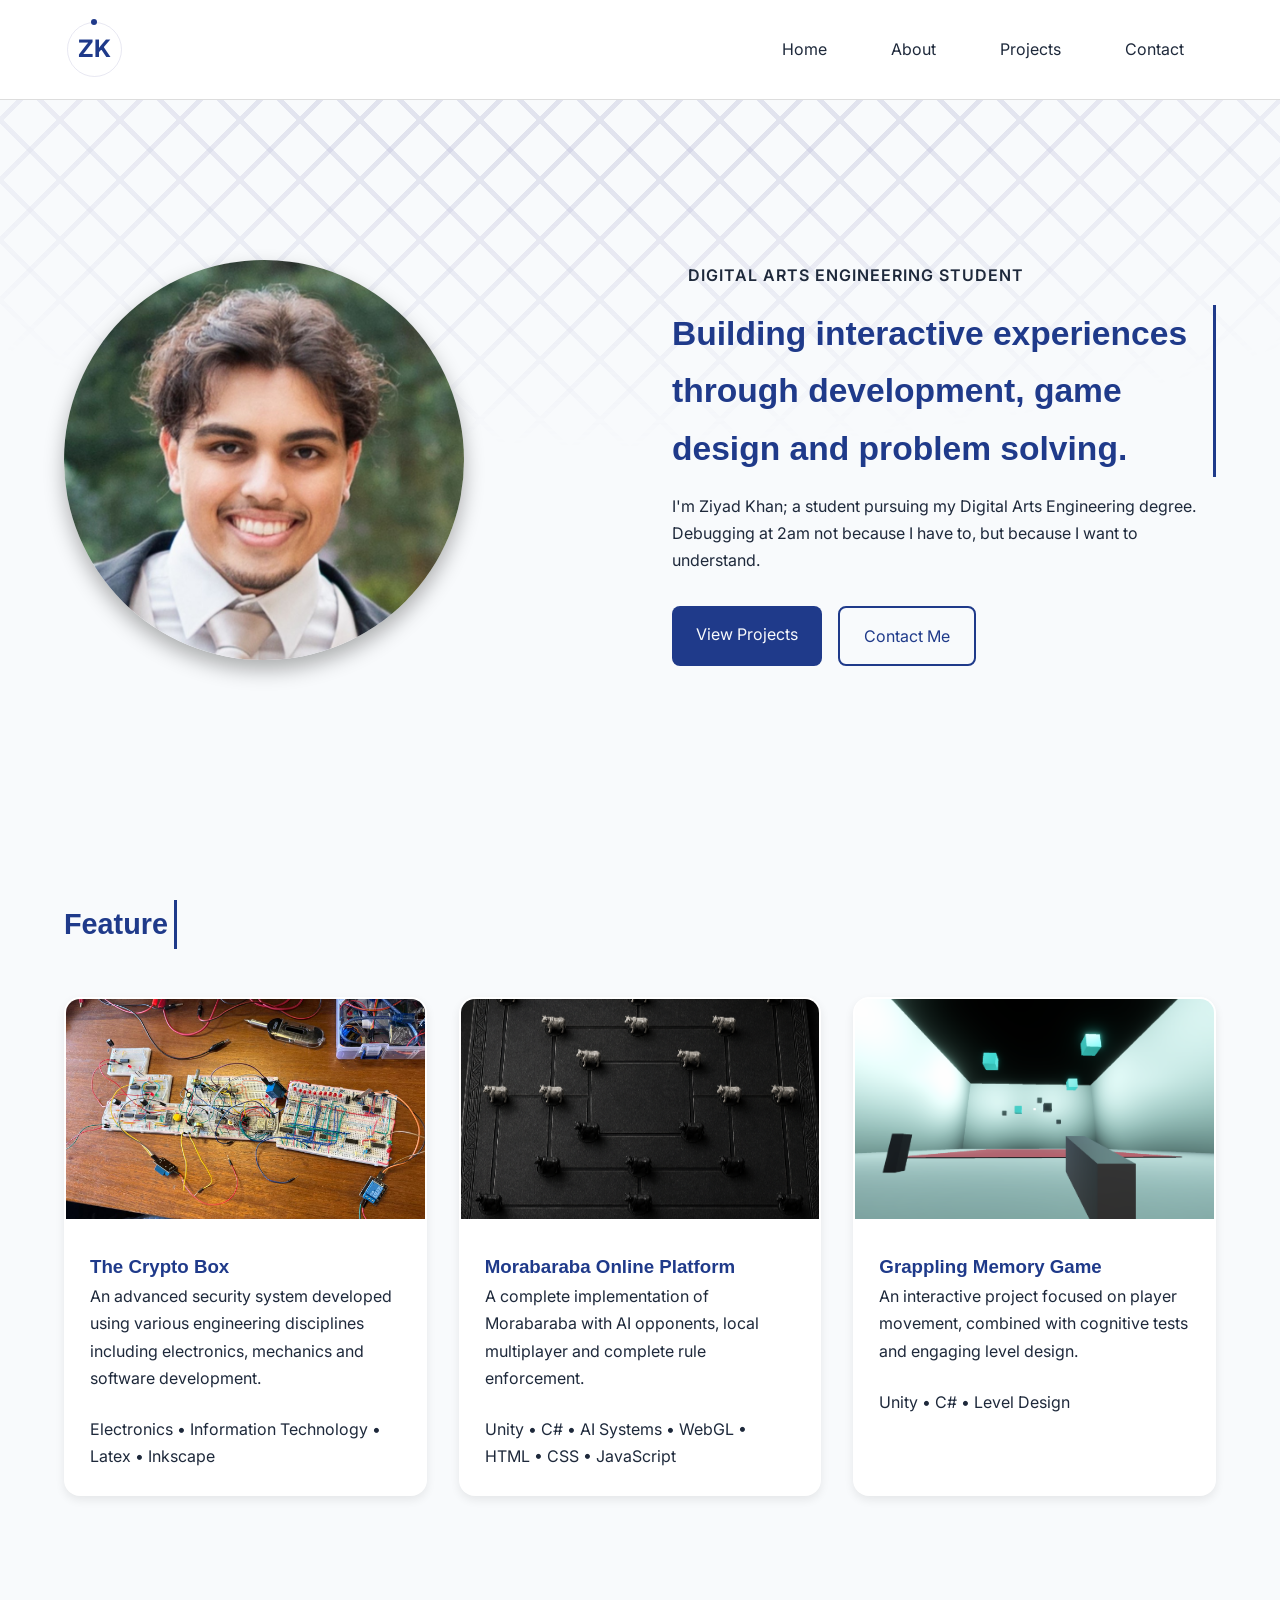
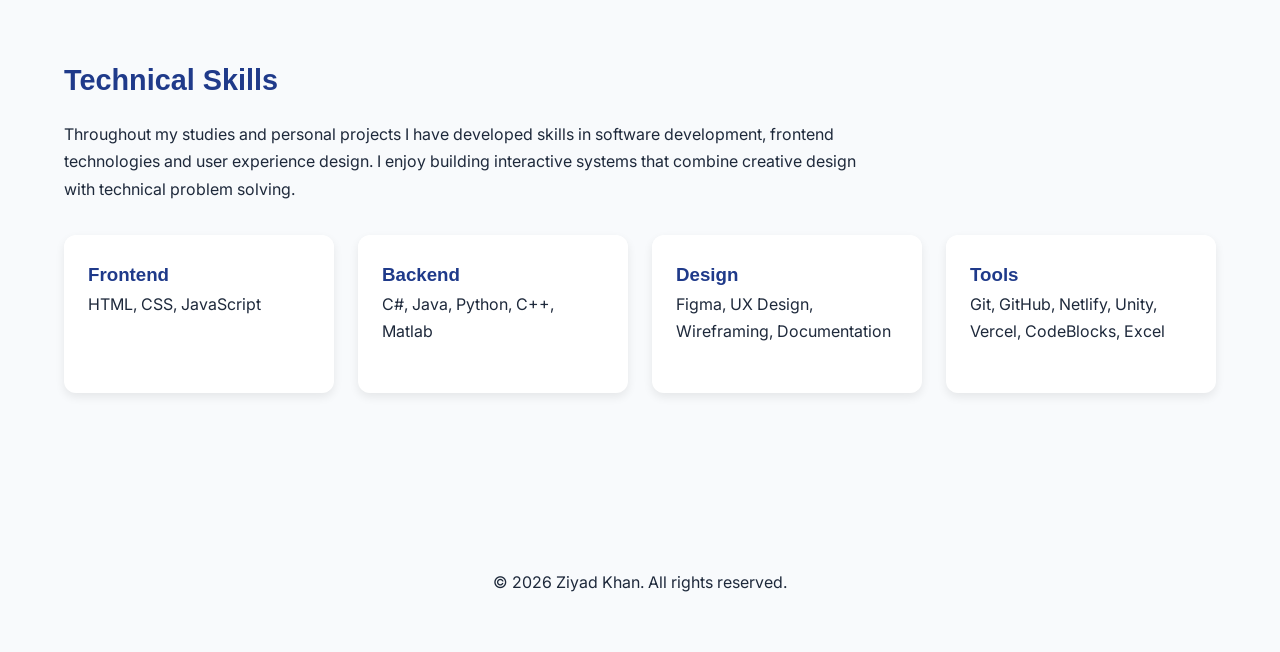
<file: index.html>
<!DOCTYPE html>

<html lang="en">
<head>

    <!-- Character encoding and responsive viewport settings -->
    <meta charset="UTF-8">
    <meta name="viewport" content="width=device-width, initial-scale=1.0">

    <!-- Browser tab title -->
    <title>Ziyad Khan | Portfolio</title>

    <!-- Main stylesheet -->
    <link rel="stylesheet" href="css/style.css">

    <!-- Google Fonts -->
    <link rel="preconnect" href="https://fonts.googleapis.com">
    <link href="https://fonts.googleapis.com/css2?family=Inter:wght@300;400;500;600;700&family=Poppins:wght@500;600;700&display=swap" rel="stylesheet">

    <!-- JavaScript files -->
    <script src="js/typing.js" defer></script>
    <script src="js/nav.js" defer></script>
    <script src="js/scroll-reveal.js" defer></script>

</head>

<body>

<!-- Navigation injected dynamically using JavaScript -->
<header id="navbar"></header>

<main>

    <!-- Hero section introducing the portfolio owner -->
    <section class="hero">

        <div class="container hero-layout">

            <!-- Profile image -->
            <div class="hero-image">

                <img src="assets/images/profile1.jpeg"
                    alt="Ziyad Khan">

            </div>

            <!-- Hero content and call-to-action buttons -->
            <div class="hero-content">

                <p class="hero-tag reveal-up">
                    Digital Arts Engineering Student
                </p>

                <h1 class="reveal-up">
                    Building interactive experiences through
                    development, game design and problem solving.
                </h1>

                <p class="hero-description reveal-up">
                    I'm Ziyad Khan; a student pursuing my Digital Arts Engineering degree. Debugging at 2am not because I have to, but because I want to understand.
                </p>

                <div class="hero-buttons reveal-up">

                    <a href="projects.html" class="btn-primary">
                        View Projects
                    </a>

                    <a href="contact.html" class="btn-secondary">
                        Contact Me
                    </a>

                </div>

            </div>

        </div>

    </section>

    <!-- Featured projects preview section -->
    <section class="featured-projects reveal-up">

        <div class="container">

            <!-- Animated section heading -->
            <h2 class="typing-heading" data-text="Featured Projects"></h2>

            <!-- Project cards -->
            <div class="project-grid reveal-up">

                <!-- Crypto Box project -->
                <article class="project-card">

                    <img src="assets/images/crypto-box.png" alt="The Crypto Box">

                    <div class="card-content">

                        <h3>The Crypto Box</h3>

                        <p>
                            An advanced security system
                            developed using various engineering disciplines including
                            electronics, mechanics and software development.
                        </p>

                        <span>Electronics • Information Technology • Latex • Inkscape</span>

                    </div>

                </article>

                <!-- Morabaraba project -->
                <article class="project-card">

                    <img src="assets/images/morabaraba.png" alt="Morabaraba">

                    <div class="card-content">

                        <h3>Morabaraba Online Platform</h3>

                        <p>
                            A complete implementation of Morabaraba
                            with AI opponents, local multiplayer and
                            complete rule enforcement.
                        </p>

                        <span>Unity • C# • AI Systems • WebGL • HTML • CSS • JavaScript</span>

                    </div>

                </article>

                <!-- Grappling game project -->
                <article class="project-card">

                    <img src="assets/images/grappling-game.png" alt="Grappling Game">

                    <div class="card-content">

                        <h3>Grappling Memory Game</h3>

                        <p>
                            An interactive project focused
                            on player movement, combined with
                            cognitive tests and engaging level
                            design.
                        </p>

                        <span>Unity • C# • Level Design</span>

                    </div>

                </article>

            </div>

        </div>

    </section>

    <!-- Skills preview section -->
    <section class="skills-preview">

        <div class="container">

            <h2 class="reveal-up">Technical Skills</h2>

            <p class="skills-text reveal-up">
                Throughout my studies and personal projects I have developed
                skills in software development, frontend technologies and user
                experience design. I enjoy building interactive systems that
                combine creative design with technical problem solving.
            </p>

            <!-- Skills cards -->
            <div class="skills-grid reveal-up">

                <div class="skill-card">
                    <h3>Frontend</h3>
                    <p>HTML, CSS, JavaScript</p>
                </div>

                <div class="skill-card">
                    <h3>Backend</h3>
                    <p>C#, Java, Python, C++, Matlab</p>
                </div>

                <div class="skill-card">
                    <h3>Design</h3>
                    <p>Figma, UX Design, Wireframing, Documentation</p>
                </div>

                <div class="skill-card">
                    <h3>Tools</h3>
                    <p>Git, GitHub, Netlify, Unity, Vercel, CodeBlocks, Excel</p>
                </div>

            </div>

        </div>

    </section>

</main>

<!-- Footer section -->
<footer>

    <div class="container">

        <p>
            © 2026 Ziyad Khan. All rights reserved.
        </p>

    </div>

</footer>

</body>
</html>
</file>
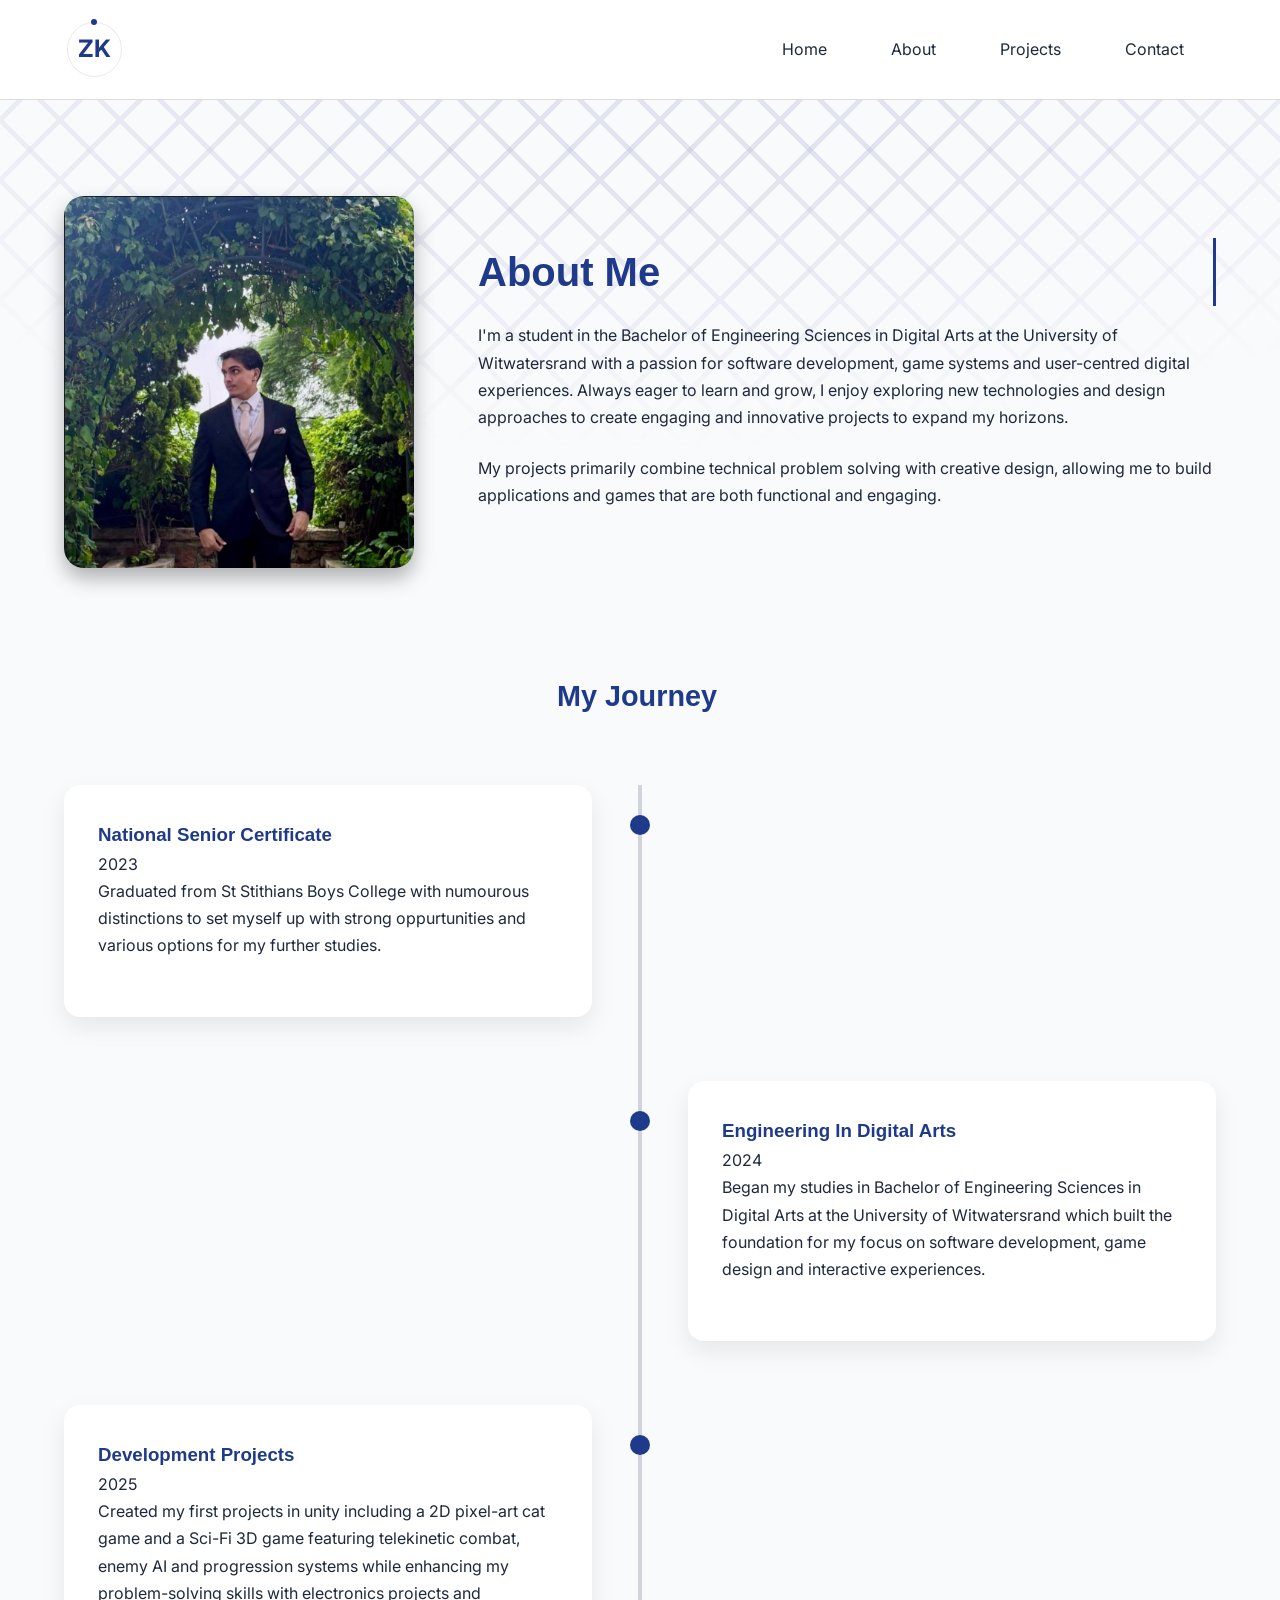
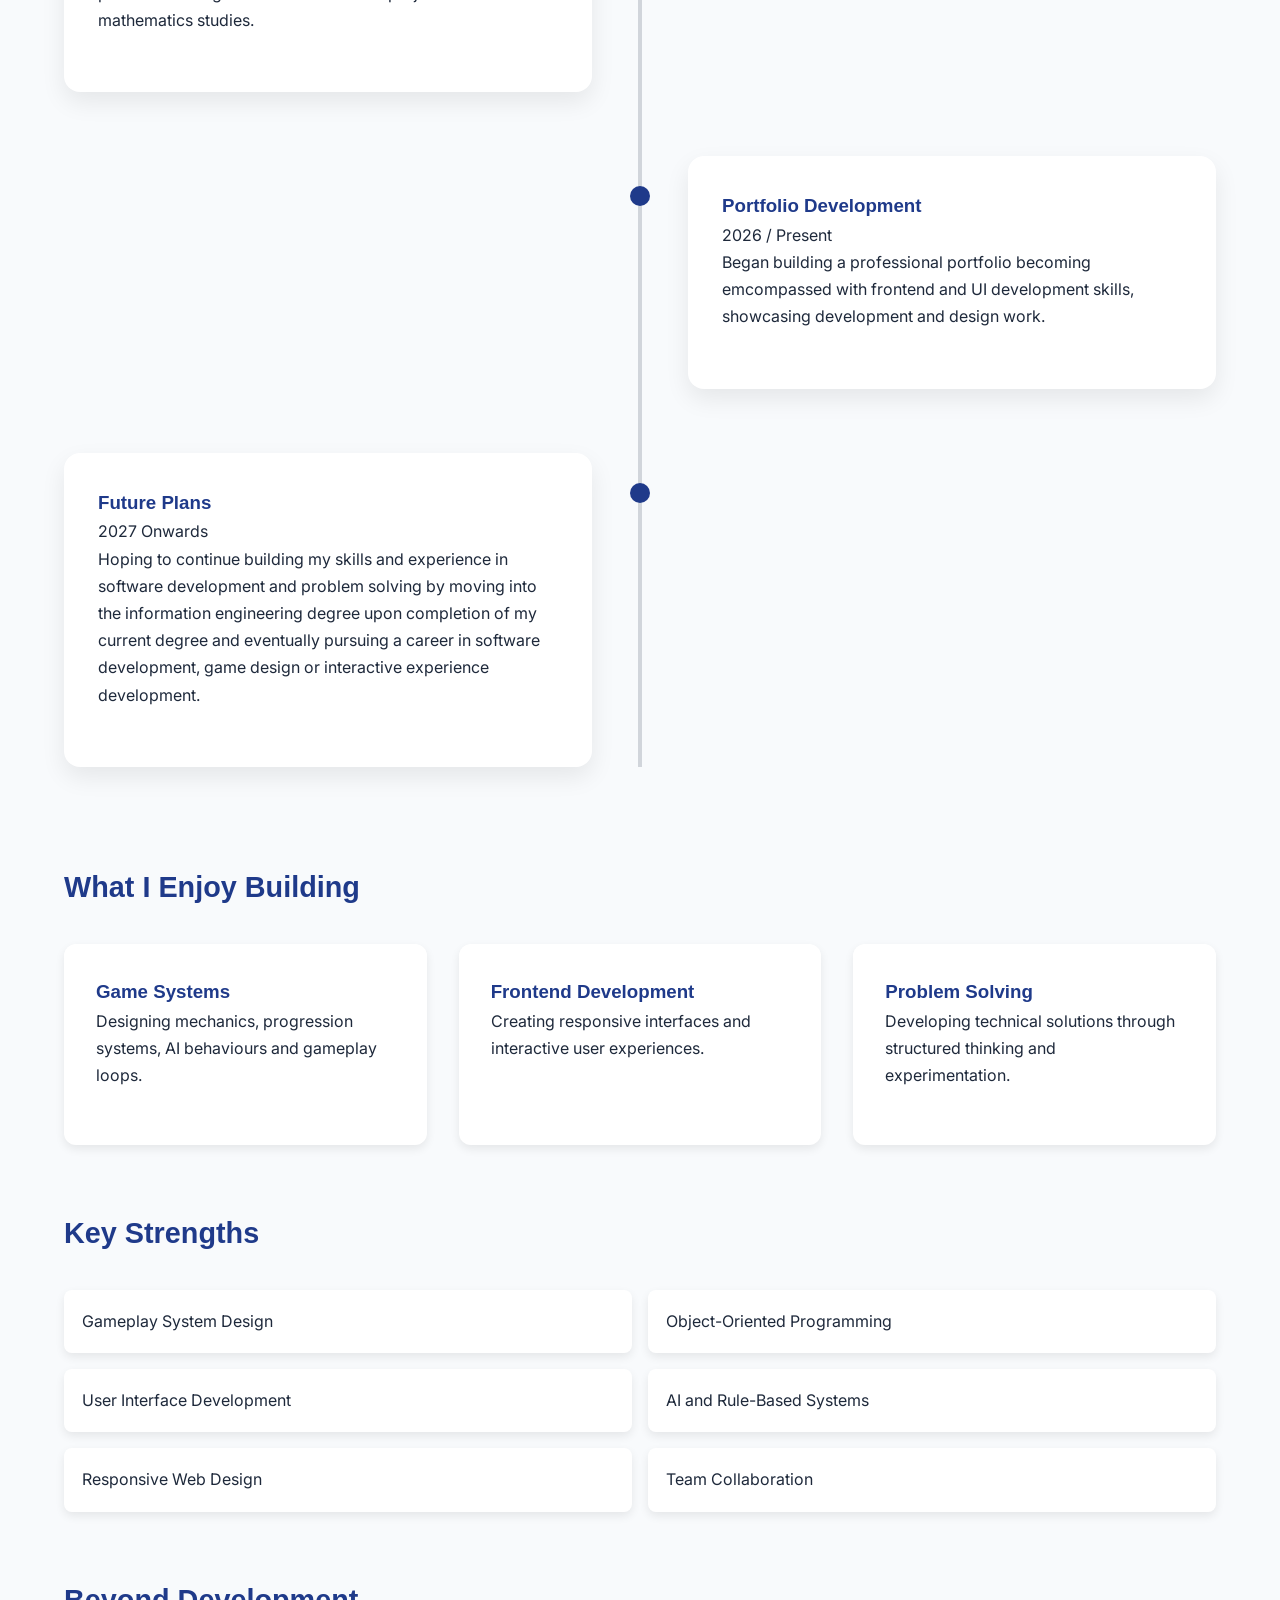
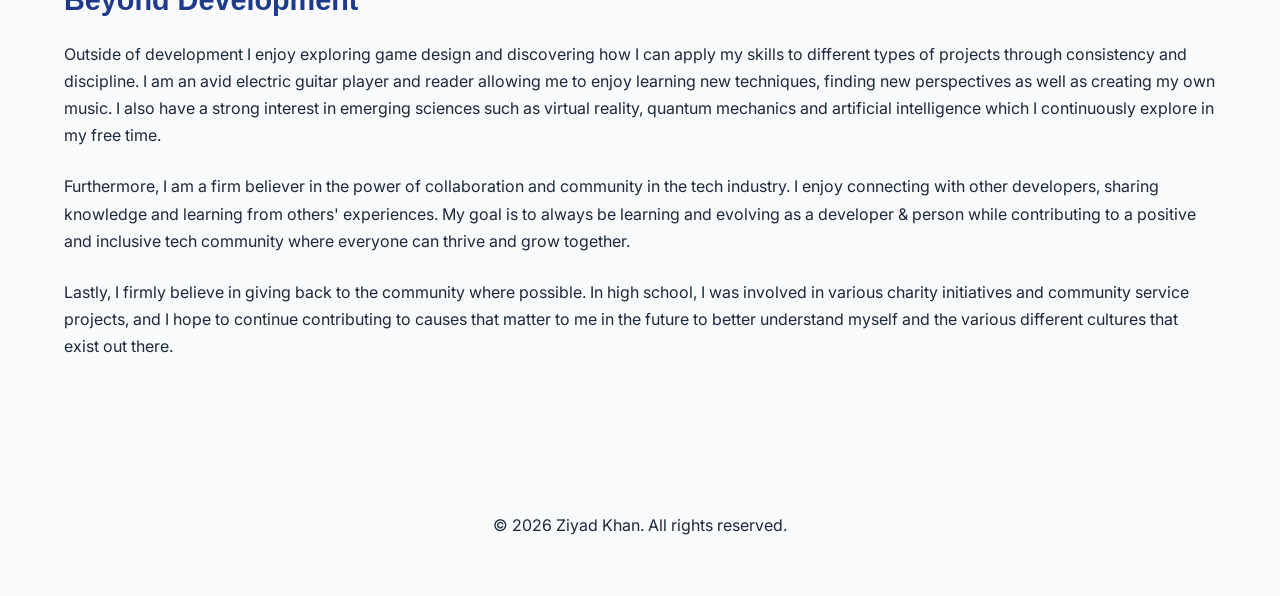
<file: about.html>
<!DOCTYPE html>
<html lang="en">

<!-- JavaScript files -->
<script src="js/timeline.js" defer></script>
<script src="js/typing.js" defer></script>
<script src="js/scroll-reveal.js" defer></script>

<head>

    <!-- Character encoding and responsive viewport settings -->
    <meta charset="UTF-8">
    <meta name="viewport" content="width=device-width, initial-scale=1.0">

    <!-- Browser tab title -->
    <title>About | Ziyad Khan</title>

    <!-- Main stylesheet -->
    <link rel="stylesheet" href="css/style.css">

    <!-- Google Fonts -->
    <link rel="preconnect" href="https://fonts.googleapis.com">
    <link href="https://fonts.googleapis.com/css2?family=Inter:wght@300;400;500;600;700&family=Poppins:wght@500;600;700&display=swap" rel="stylesheet">

</head>

<body>

<!-- Navigation injected dynamically through JavaScript -->
<header id="navbar"></header>

<main>

    <!-- About hero section introducing the portfolio owner -->
    <section class="about-hero">

        <div class="container about-layout">

            <!-- Profile image -->
            <div class="about-image">
                <img src="assets/images/profile.png" alt="Ziyad Khan">
            </div>

            <!-- Main introduction content -->
            <div class="about-content reveal-up">

                <h1 class="reveal-up">About Me</h1>

                <p>
                    I'm a student in the Bachelor of Engineering Sciences in 
                    Digital Arts at the University of Witwatersrand with a passion
                    for software development, game systems and
                    user-centred digital experiences. Always eager to learn and grow, I 
                    enjoy exploring new technologies and design approaches to create engaging 
                    and innovative projects to expand my horizons.
                </p>

                <p>
                    My projects primarily combine technical problem solving
                    with creative design, allowing me to build
                    applications and games that are both functional
                    and engaging.
                </p>

            </div>

        </div>

    </section>

    <!-- Interactive timeline displaying academic and professional journey -->
    <section class="timeline-section">

        <div class="container">

            <!-- Animated timeline heading -->
            <h2 class="timeline-heading reveal-up">
                <span class="typing-heading"
                    data-text="My Journey">
                </span>
            </h2>

            <div class="timeline">

                <!-- High school graduation milestone -->
                <div class="timeline-item left hidden">

                    <div class="timeline-content">

                        <h3>National Senior Certificate</h3>

                        <span>2023</span>

                        <p>
                            Graduated from St Stithians Boys College with numourous distinctions to 
                            set myself up with strong oppurtunities and various options for my further studies.
                        </p>

                    </div>

                </div>

                <!-- University studies milestone -->
                <div class="timeline-item right hidden">

                    <div class="timeline-content">

                        <h3>Engineering In Digital Arts</h3>

                        <span>2024</span>

                        <p>
                            Began my studies in Bachelor of Engineering Sciences in Digital Arts 
                            at the University of Witwatersrand which built the foundation for my focus on software
                            development, game design and interactive experiences.
                        </p>

                    </div>

                </div>

                <!-- Project development milestone -->
                <div class="timeline-item left hidden">

                    <div class="timeline-content">

                        <h3>Development Projects</h3>

                        <span>2025</span>

                        <p>
                            Created my first projects in unity including a 2D pixel-art cat game
                            and a Sci-Fi 3D game featuring telekinetic combat, enemy AI and 
                            progression systems while enhancing my problem-solving 
                            skills with electronics projects and mathematics studies.
                        </p>

                    </div>

                </div>

                <!-- Portfolio development milestone -->
                <div class="timeline-item right hidden">

                    <div class="timeline-content">

                        <h3>Portfolio Development</h3>

                        <span>2026 / Present</span>

                        <p>
                            Began building a professional portfolio becoming emcompassed 
                            with frontend and UI development skills, showcasing 
                            development and design work.
                        </p>

                    </div>

                </div>

                <!-- Future goals milestone -->
                <div class="timeline-item left hidden">

                    <div class="timeline-content">

                        <h3>Future Plans</h3>

                        <span>2027 Onwards</span>

                        <p>
                            Hoping to continue building my skills and experience in software development and problem solving 
                            by moving into the information engineering degree upon completion of my current degree and eventually 
                            pursuing a career in software development, game design or interactive experience development.
                        </p>

                    </div>

                </div>

            </div>

        </div>

    </section>

    <!-- Section highlighting development interests -->
    <section class="building">

        <div class="container">

            <h2 class="reveal-up">What I Enjoy Building</h2>

            <div class="interest-grid reveal-up">

                <div class="interest-card">

                    <h3>Game Systems</h3>

                    <p>
                        Designing mechanics, progression systems,
                        AI behaviours and gameplay loops.
                    </p>

                </div>

                <div class="interest-card">

                    <h3>Frontend Development</h3>

                    <p>
                        Creating responsive interfaces and
                        interactive user experiences.
                    </p>

                </div>

                <div class="interest-card">

                    <h3>Problem Solving</h3>

                    <p>
                        Developing technical solutions through
                        structured thinking and experimentation.
                    </p>

                </div>

            </div>

        </div>

    </section>

    <!-- Key strengths and competencies section -->
    <section class="strengths">

        <div class="container">

            <h2 class="reveal-up">Key Strengths</h2>

            <ul class="strength-list">

                <li class="reveal-up">Gameplay System Design</li>

                <li class="reveal-up">Object-Oriented Programming</li>

                <li class="reveal-up">User Interface Development</li>

                <li class="reveal-up">AI and Rule-Based Systems</li>

                <li class="reveal-up">Responsive Web Design</li>

                <li class="reveal-up">Team Collaboration</li>

            </ul>

        </div>

    </section>

    <!-- Personal interests and values section -->
    <section class="interests">

        <div class="container">

            <h2 class="reveal-up">Beyond Development</h2>

            <p class="reveal-up">
                Outside of development I enjoy exploring game design and discovering
                how I can apply my skills to different types of projects through consistency and discipline. 
                I am an avid electric guitar player and reader allowing me to enjoy learning new techniques, finding new perspectives as well as 
                creating my own music. I also have a strong interest in emerging sciences such as virtual reality, 
                quantum mechanics and artificial intelligence which I continuously explore in my free time.
            </p>

            <p class="reveal-up">
                Furthermore, I am a firm believer in the power of collaboration and community in the tech industry. 
                I enjoy connecting with other developers, sharing knowledge and learning from others' experiences. 
                My goal is to always be learning and evolving as a developer & person while contributing to a positive 
                and inclusive tech community where everyone can thrive and grow together.
            </p>

            <p class="reveal-up">
                Lastly, I firmly believe in giving back to the community where possible. In high school, I was involved in various charity initiatives and community service projects, and I hope to continue contributing to causes that matter to me in the future to better understand myself and the various different cultures that exist out there.
            </p>

        </div>

    </section>

</main>

<!-- Footer -->
<footer>

    <div class="container">

        <p>© 2026 Ziyad Khan. All rights reserved.</p>

    </div>

</footer>

<!-- Navigation script -->
<script src="js/nav.js"></script>

</body>
</html>
</file>
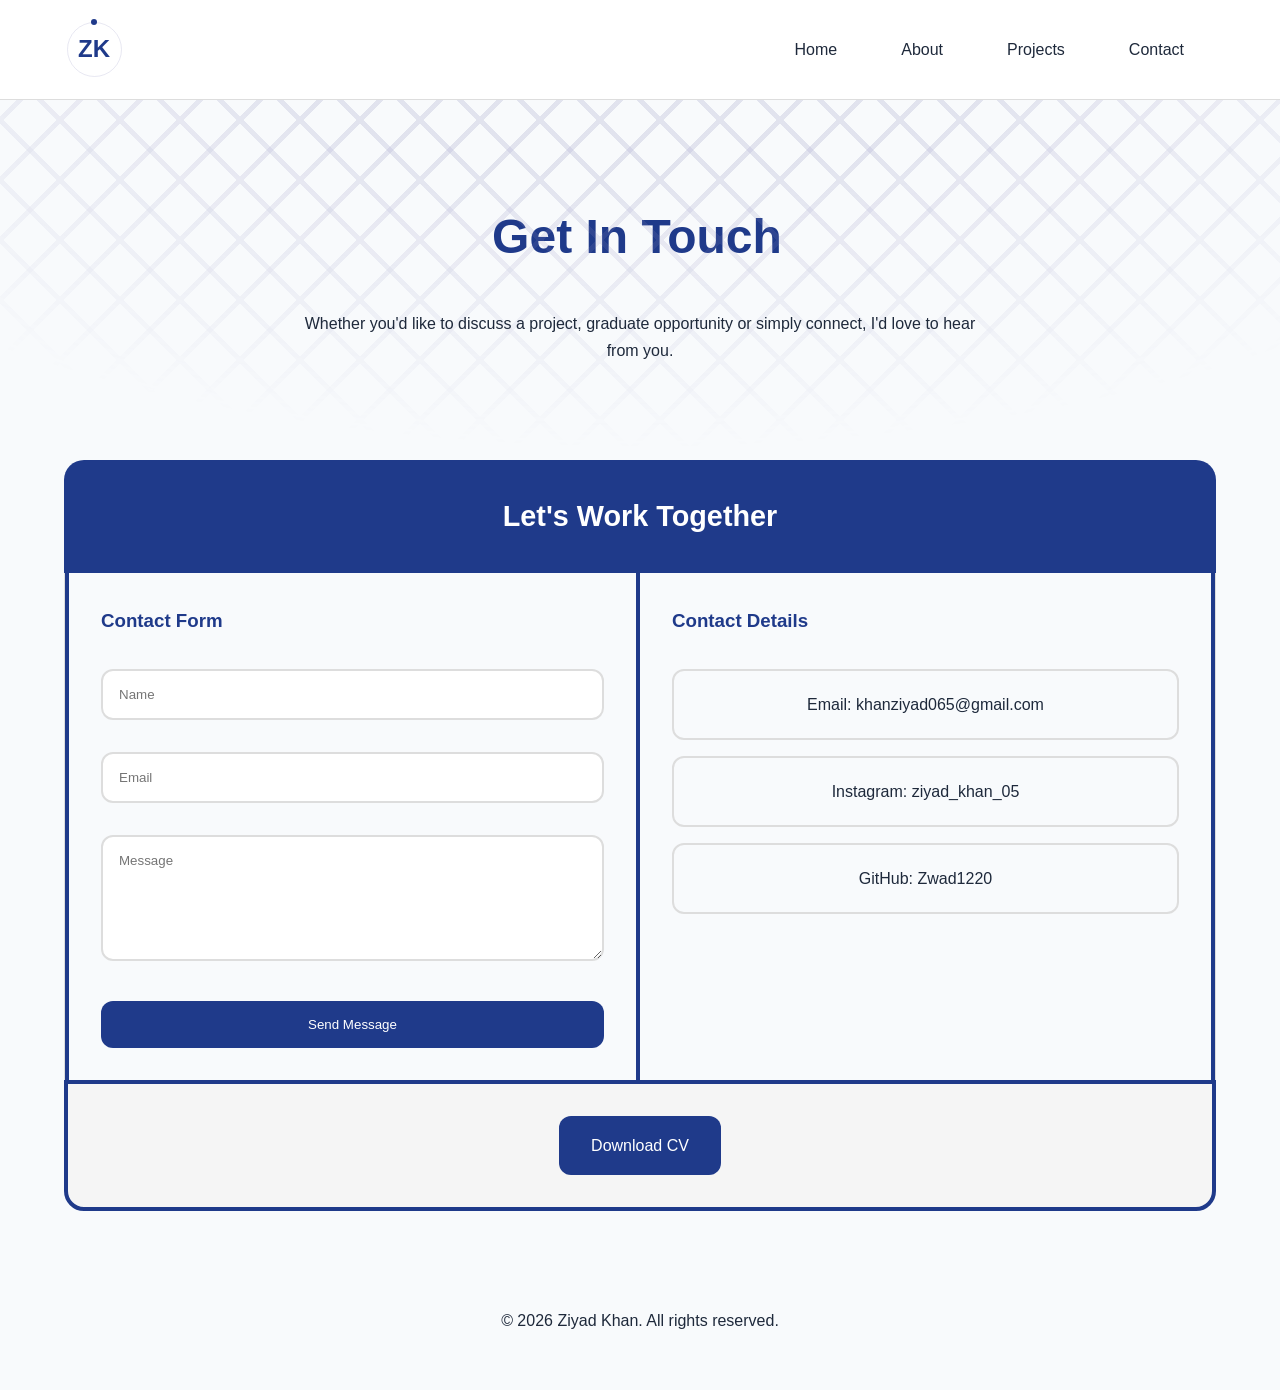
<file: contact.html>
<!DOCTYPE html>
<html lang="en">

<head>

    <!-- Character encoding and responsive viewport settings -->
    <meta charset="UTF-8">
    <meta name="viewport"
          content="width=device-width, initial-scale=1.0">

    <!-- Browser tab title -->
    <title>Contact | Ziyad Khan</title>

    <!-- Main stylesheet -->
    <link rel="stylesheet"
          href="css/style.css">

    <!-- JavaScript files -->
    <script src="js/nav.js" defer></script>
    <script src="js/typing.js" defer></script>
    <script src="js/scroll-reveal.js" defer></script>
    <script src="js/formVal.js" defer></script>

</head>

<body>

    <!-- Navigation injected dynamically using JavaScript -->
    <div id="navbar"></div>

    <main>

        <!-- Hero section introducing the contact page -->
        <section class="contact-hero">

            <div class="container">

                <!-- Animated heading using typing effect -->
                <h1 class="typing-heading"
                    data-text="Get In Touch" id="contact-heading">
                </h1>

                <p class="reveal-up">
                    Whether you'd like to discuss a project,
                    graduate opportunity or simply connect,
                    I'd love to hear from you.
                </p>

            </div>

        </section>

        <!-- Main contact section containing the contact form and contact details -->
        <section class="contact-section reveal-up">

            <div class="container">

                <!-- Section heading -->
                <div>

                    <h2 class="contact-header">Let's Work Together</h2>

                </div>

                <!-- Two-column layout for form and contact information -->
                <div class="contact-grid">

                    <!-- Contact form with JavaScript validation -->
                    <div class="contact-form-wrapper">

                        <h3>Contact Form</h3>

                        <form id="contact-form">

                            <!-- Name input -->
                            <input
                                type="text"
                                id="name"
                                placeholder="Name">

                            <!-- Name validation message -->
                            <small id="name-error"
                                   class="error"></small>

                            <!-- Email input -->
                            <input
                                type="email"
                                id="email"
                                placeholder="Email">

                            <!-- Email validation message -->
                            <small id="email-error"
                                   class="error"></small>

                            <!-- Message input -->
                            <textarea
                                id="message"
                                rows="6"
                                placeholder="Message"></textarea>

                            <!-- Message validation message -->
                            <small id="message-error"
                                   class="error"></small>

                            <!-- Form submission button -->
                            <button type="submit"
                                    class="submit-btn">

                                Send Message

                            </button>

                        </form>

                    </div>

                    <!-- Alternative contact methods -->
                    <div class="contact-details">

                        <h3>Contact Details</h3>

                        <!-- Email contact -->
                        <a href="mailto:khanziyad065@gmail.com"
                        class="contact-box reveal-up">

                            Email: khanziyad065@gmail.com

                        </a>

                        <!-- Instagram profile -->
                        <a href="https://www.instagram.com/ziyad_khan_05/"
                        target="_blank"
                        rel="noopener noreferrer"
                        class="contact-box reveal-up">

                            Instagram: ziyad_khan_05

                        </a>

                        <!-- GitHub profile -->
                        <a href="https://github.com/Zwad1220/"
                        target="_blank"
                        rel="noopener noreferrer"
                        class="contact-box reveal-up">

                            GitHub: Zwad1220

                        </a>

                    </div>

                </div>

                <!-- Downloadable CV section -->
                <div class="cv-section">

                    <a href="assets/files/SampleCV.pdf"
                       download
                       class="cv-button reveal-up">

                        Download CV

                    </a>

                </div>

            </div>

        </section>

    </main>

    <!-- Footer -->
    <footer>

        <div class="container">

            <p>
                © 2026 Ziyad Khan. All rights reserved.
            </p>

        </div>

    </footer>

</body>

</html>
</file>
<file: css/style.css>
:root{
    --primary:#1F3A8A;
    --accent:#14B8A6;
    --bg:#F8FAFC;
    --text:#1E293B;
}

body::before{
    content:'';
    position:fixed;
    inset:0;
    pointer-events:none;
    z-index:0;

    background-image:
        linear-gradient(
            45deg,
            transparent 47%,
            rgba(138,138,188,.4) 47%,
            rgba(138,138,188,.4) 53%,
            transparent 53%
        ),
        linear-gradient(
            -45deg,
            transparent 47%,
            rgba(138,138,188,.4) 47%,
            rgba(138,138,188,.4) 53%,
            transparent 50%
        );

    background-size:60px 60px;
    opacity:0.5;

    mask-image:
        radial-gradient(
            ellipse 80% 50% at 50% 0%,
            var(--bg) 40%,
            transparent 100%
        );
}

*{
    margin:0;
    padding:0;
    box-sizing:border-box;
}

body{
    z-index:1;
    font-family:'Inter',sans-serif;
    background:var(--bg);
    color:var(--text);
    line-height:1.7;
}

p{
    margin-bottom:1.5rem;
}

.container{
    width:90%;
    max-width:1200px;
    margin:auto;
}

h1{
    color:var(--primary);
    font-family:'Rubik',sans-serif;
    font-size:2.5rem;
    margin-bottom:1rem;
    border-right:3px solid var(--primary);
}

#projects-heading{
    font-size:3rem;
}

h2{
    color:var(--primary);
    font-family:'Rubik',sans-serif;
    margin-bottom:1rem;
    font-size:1.8rem;
}

h3{
    color:var(--primary);
    font-family:'Rubik',sans-serif;
}

.logo{
    position:relative;

    font-size:1.5rem;
    font-weight:700;

    text-decoration:none;
    color:var(--primary);

    display:flex;
    align-items:center;
    justify-content:center;

    width:60px;
    height:60px;
}

/* Spinning animation */
.orbit{
    position:absolute;

    border:1px solid rgba(138,138,188,.2);
    border-radius:50%;
    width:55px;
    height:55px;

    animation:spin 3s linear infinite;
}

.orbit-dot{
    position:absolute;

    width:6px;
    height:6px;
    animation:spin 8s linear infinite;


    background:var(--primary);

    border-radius:50%;

    top:-4px;
    left:50%;

    transform:translateX(-50%);
}

@keyframes spin{

    from{
        transform:rotate(0deg);
    }

    to{
        transform:rotate(360deg);
    }

}

/* reveals */
.reveal-up{
    opacity:0;
    transform:translateY(40px);

    transition:
        opacity 0.8s ease,
        transform 0.8s ease;
}

.reveal-up.active{
    opacity:1;
    transform:translateY(0);
}

/* navigation */
nav{
    position:relative;
    z-index:1000;
}

.main-nav{
    background:white;
    border-bottom:1px solid #ddd;
}

.nav-wrapper{
    display:flex;
    justify-content:space-between;
    align-items:center;
    padding:1rem 0;
}

.logo{
    text-decoration:none;
    color:var(--primary);
    font-weight:700;
    font-size:1.5rem;
}

.nav-links {
    display:flex;
    gap:2rem;
    list-style:none;
    padding:0.75rem 1rem;
     text-decoration:none;
    color:var(--text);
    border-radius:20px;
    
    transition:
        background-color 0.3s ease,
        color 0.3s ease,
        transform 0.3s ease,
        box-shadow 0.3s ease;
}
.nav-links a{
    display:inline-block;
    padding:0.5rem 1rem;
    border-radius:12px;
}

.nav-links a:hover{
    background-color:#9bbaf9;
    transform: scale(1.05);

    box-shadow:0 12px 24px rgba(0,0,0,0.15);
}

.nav-links a{
    text-decoration:none;
    color:var(--text);
}

/* hero section */
.hero{
    min-height:80vh;
    display:flex;
    align-items:center;
}

.hero-layout{
    display:flex;
    align-items:center;
    justify-content:space-between;
    gap:4rem;
}

.hero-image{
    flex:1;
    z-index:1;
    
}

.hero-image img{
    width:100%;
    max-width:400px;
    border-radius:50%;
    display:block;
    box-shadow:0 10px 20px rgba(0,0,0,0.3);
}

.hero-tag{
    color:var(--secondary);
    padding:0.5rem 1rem;
    display:inline-block;
    font-weight:600;
    margin-bottom:0.5rem;
    text-transform:uppercase;
    letter-spacing:1px;
}

.hero-content{
    flex:1;
}

.hero-content h1{
    font-size:2.1rem;
    margin-bottom:1rem;
}

.hero-description{
    margin-bottom:2rem;
}

.hero-buttons{
    display:flex;
    gap:1rem;
}

/* primary button */
.btn-primary{
    background:var(--primary);
    color:var(--bg);
    padding:0.9rem 1.5rem;
    text-decoration:none;
    border-radius:8px;
    transition:
        transform 0.3s ease,
        box-shadow 0.3s ease;
}

.btn-primary:hover{
    transform: scale(1.05);

    box-shadow:0 12px 24px rgba(27, 0, 116, 0.545);
}

/* secondary button */
.btn-secondary{
    border:2px solid var(--primary);
    color:var(--primary);
    padding:0.9rem 1.5rem;
    text-decoration:none;
    border-radius:8px;
    transition:
        transform 0.3s ease,
        box-shadow 0.3s ease;
}

.btn-secondary:hover{
    transform: scale(1.05);

    box-shadow:0 12px 24px rgba(0,0,0,0.15);
}

.featured-projects{
    padding:5rem 0;
}

.project-grid{
    display:grid;
    grid-template-columns:repeat(3,1fr);
    gap:2rem;
    margin-top:2rem;
}

.project-card{
    background:white;
    border-radius:12px;
    overflow:hidden;
    box-shadow:0 4px 10px rgba(0,0,0,0.08);

    transition:
        transform 0.3s ease,
        box-shadow 0.3s ease;
}

.project-card:hover{
    transform: scale(1.05);

    box-shadow:0 12px 24px rgba(0,0,0,0.15);
}

.project-card img{
    width:100%;
    height:220px;
    object-fit:cover;
}

.card-content{
    padding:1.5rem;
}

.skills-preview{
    padding:5rem 0;
}

.skills-preview h2{
    margin-bottom:1rem;
}

.skills-text{
    max-width:800px;
    margin-bottom:2rem;
}

.skills-grid{
    display:grid;
    grid-template-columns:repeat(4,1fr);
    gap:1.5rem;
}

.skill-card{
    background:white;
    padding:1.5rem;

    border-radius:12px;

    box-shadow:0 4px 10px rgba(0,0,0,0.08);

    transition:
        transform 0.3s ease,
        box-shadow 0.3s ease;
}

.skill-card:hover{
    transform:translateY(-6px);

    box-shadow:0 12px 24px rgba(0,0,0,0.15);
}

/* about start: */

.about-hero{
    padding:6rem 0;
}

.about-layout{
    display:flex;
    align-items:center;
    gap:4rem;
}

.about-image{
    z-index:1;
}
.about-image img{
    width:350px;
    border-radius:20px;
    box-shadow:0 10px 20px rgba(0,0,0,0.3);
}

.typing-heading{
    display:inline-block;
    border-right:3px solid var(--primary);
    padding-right:6px;
    animation:blink 0.8s infinite;
    z-index:10;
}

.timeline-heading{
    display:block;
    text-align:center;
    margin-bottom:4rem;
}

@keyframes blink{

    50%{
        border-color:transparent;
    }

}

.about-content{
    flex:1;
}

.journey,
.education,
.building,
.strengths,
.interests,
.cv-section{
    padding:2rem 0;
}

.about-heading{
    text-align:center;
    align-items:center;
    margin-bottom:2rem;
}

.interest-grid{
    display:grid;
    grid-template-columns:repeat(3,1fr);
    gap:2rem;
    margin-top:2rem;
}

.interest-card{
    background:white;
    padding:2rem;
    border-radius:12px;
    box-shadow:0 4px 10px rgba(0,0,0,0.08);
    
    transition:
        transform 0.3s ease;
}

.interest-card:hover{
    transform:translateY(-6px);
    box-shadow:0 12px 24px rgba(0,0,0,0.15);
}

.strength-list{
    display:grid;
    grid-template-columns:repeat(2,1fr);
    gap:1rem;

    list-style:none;
    margin-top:2rem;

}

.strength-list li{
    background:white;
    padding:1rem;
    border-radius:8px;
    border:2px solid transparent;
    box-shadow:0 4px 10px rgba(0,0,0,0.08);

    transition:
        border-color 0.3s ease,
        color 0.3s ease,
        transform 0.3s ease;
}

.strength-list li:hover{
    border-color:var(--primary);
    color:var(--primary);
    background:rgba(74, 138, 242, 0.05);
    transform:translateY(-3px);
}

/* timeline reveals */
.timeline{
    position:relative;
    margin-top:4rem;
}

.timeline::before{
    content:"";
    position:absolute;
    left:50%;
    transform:translateX(-50%);
    width:4px;
    height:100%;
    background:#d1d5db;
}

.timeline-item{
    position:relative;
    width:50%;
    margin-bottom:4rem;
}

.timeline-item.left{
    left:0;
    padding-right:3rem;
    transition:
        transform 0.3s ease;
}
.timeline-item.left:hover{
    transform:translateX(-4px);
}

.timeline-item.right{
    left:50%;
    padding-left:3rem;
    transition:
        transform 0.3s ease;
}

.timeline-item.right:hover{
    transform:translateX(4px);
}

.timeline-content{
    background:white;
    padding:2rem;
    border-radius:16px;
    border:2px solid transparent;
    box-shadow:0 10px 25px rgba(0,0,0,0.08);

    transition:
        border-color 0.3s ease,
        transform 0.3s ease;
}

.timeline-content:hover{
    border-color:var(--primary);
}

.timeline-item::after{
    content:"";
    position:absolute;
    top:30px;
    width:20px;
    height:20px;
    border-radius:50%;
    background:var(--primary);
}

.timeline-item.left::after{
    right:-10px;
}

.timeline-item.right::after{
    left:-10px;
}

.timeline-content{
    transition:
        opacity 0.8s ease,
        transform 0.8s ease;
}

.timeline-item.left.hidden .timeline-content{
    opacity:0;
    transform:translateX(40px);
}

.timeline-item.right.hidden .timeline-content{
    opacity:0;
    transform:translateX(-40px);
}

.timeline-item.left .timeline-content,
.timeline-item.right .timeline-content{
    opacity:1;
    transform:translateX(0);
}

/* projects start */

.projects-hero{
    padding:6rem 0 3rem;
    text-align:center;
    z-index:10;
}

.projects-hero p{
    max-width:700px;
    margin:auto;
}

.project-filters{
    display:flex;
    justify-content:center;
    gap:1rem;
    flex-wrap:wrap;
}

.filter-btn{
    padding:.8rem 1.4rem;
    border:none;
    border-radius:10px;
    cursor:pointer;
    transition:.3s;
}

.filter-btn:hover,
.filter-btn.active{
    background:var(--primary);
    color:white;
    transform: scale(1.05);

    box-shadow:0 12px 24px rgba(0,0,0,0.15);
}

.projects-grid{
    display:grid;
    grid-template-columns:
        repeat(auto-fit,minmax(320px,1fr));

    gap:2rem;
    margin-top:3rem;
}

.project-card{
    background:white;
    border-radius:16px;
    overflow:hidden;
    border:2px solid transparent;

    transition:
        transform .3s ease,
        border-color .3s ease;
}

.project-card:hover{
    transform:translateY(-8px) scale(1.02);
    border-color:var(--primary);
}

.project-card img{
    width:100%;
    height:220px;
    object-fit:cover;
}

.project-content{
    padding:1.5rem;
}

.project-tags{
    display:flex;
    gap:.5rem;
    flex-wrap:wrap;
    margin:1rem 0;
}

.project-tags span{
    padding:.4rem .8rem;
    border-radius:50px;
    background:#f2f2f2;
}

/* modal styling */
.modal {
    position: fixed;
    inset: 0;
    background: rgba(0,0,0,0.7);
    display: flex;
    justify-content: center;
    align-items: center;
    opacity: 0;
    visibility: hidden;
    transition: 0.3s;
    z-index: 1000;
}

.modal.show {
    opacity: 1;
    visibility: visible;
}

.modal-content {
    background: white;
    width: min(900px, 90%);
    height: 90vh;

    border-radius: 16px;
    overflow: hidden;

    display: flex;
    flex-direction: column;

    position: relative;
}

#modal-image {
    width: 100%;
    height: 350px;
    object-fit: cover;

    flex-shrink: 0;
}

.modal-body {
    padding: 2rem;
    overflow-y: auto;
    flex: 1;
}

.close-modal{
    position:absolute;
    top:15px;
    right:20px;
    border:none;
    background:none;
    font-size:2rem;
    cursor:pointer;
}

@keyframes modalPop{
    from{
        transform:scale(.9);
        opacity:0;
    }

    to{
        transform:scale(1);
        opacity:1;
    }
}

.learn-more{
    cursor:pointer;
    transition:.3s;
    padding:.5rem 1rem;
    border-radius:10px;
}

.learn-more:hover{
    background:var(--primary);
    color:white;
    transform: scale(1.05);

    box-shadow:0 12px 24px rgba(0,0,0,0.15);
}

/* contact start */

#contact-heading{
    font-size:3rem;
    z-index:10;
}

.contact-header{
    background:var(--primary);
    color:white;
    padding:2rem;
    text-align:center;
    border-radius:20px 20px 0 0;
    z-index:10;
}

.contact-hero {
    padding: 6rem 0 3rem;
    text-align: center;
}

.contact-hero p {
    max-width: 700px;
    margin: 1rem auto 0;
}

.contact-section {
    margin-top: 3rem;
}

.contact-header {
    background: var(--primary);
    color: white;
    padding: 2rem;
    text-align: center;
    border-radius: 20px 20px 0 0;
    margin-bottom: 0;
}

.contact-grid {
    display: grid;
    grid-template-columns: 1fr 1fr;

    border-left: 1px solid #ddd;
    border-right: 1px solid #ddd;
}

/* contact form styling */
.contact-form-wrapper {
    padding: 2rem;
    border-right: var(--primary) 4px solid;
    border-left: var(--primary) 4px solid;
}

.contact-form-wrapper h3 {
    margin-bottom: 2rem;
}

.contact-form-wrapper input,
.contact-form-wrapper textarea {
    width: 100%;
    padding: 1rem;
    border: 2px solid #ddd;
    border-radius: 12px;
    margin-bottom: 1rem;
    font-family: inherit;
}

.submit-btn {
    width: 100%;
    padding: 1rem;
    border: none;
    border-radius: 12px;
    background: var(--primary);
    color: white;
    cursor: pointer;
    transition: 0.3s ease;
}

.submit-btn:hover {
    border-color: var(--accent);
    transform: translateY(-2px);
    box-shadow: 0 12px 24px rgba(0,0,0,0.15);
    transform: scale(1.03);
}

.contact-details {
    padding: 2rem;
    border-right: var(--primary) 4px solid;
}

.contact-details h3 {
    margin-bottom: 2rem;
}

.contact-box {
    display: block;
    text-decoration: none;
    color: inherit;
    padding: 1.25rem;
    margin-bottom: 1rem;
    border: 2px solid #ddd;
    border-radius: 12px;
    text-align: center;
    transition: 0.3s ease;

}

.contact-box:hover {
    border-color: var(--primary);
    color: var(--primary);
    transform: translateY(-3px);
    box-shadow: 0 12px 24px rgba(0,0,0,0.15);
}

.cv-section {
    padding: 2rem;
    text-align: center;
    background: #f5f5f5;
    border: var(--primary) 4px solid;

    border-radius: 0 0 20px 20px;
}

.cv-button {
    display: inline-block;
    padding: 1rem 2rem;
    background: var(--primary);
    color: white;
    text-decoration: none;
    border: none;
    border-radius: 12px;
    transition: 0.3s ease;
}

.cv-button:hover {
    border-color: var(--accent);
    transform: translateY(-2px);
    box-shadow: 0 12px 24px rgba(0,0,0,0.15);
    transform: scale(1.05);
}

.error {
    display: block;
    color: red;
    font-size: 0.85rem;
    margin-bottom: 1rem;
}

footer{
    text-align:center;
    padding:2rem;
    z-index:10;
    margin-top:4rem;
}

.hamburger{
    display:none;
}

/* mobile responsive styles */
@media(max-width:768px){

    .hamburger{
        display:block;
        cursor:pointer;
        border:none;
        border-radius:8px;
        padding:0.5rem;
    }

    .nav-links{
        display:flex;
        flex-direction:column;
        position:absolute;
        border:1px solid #ddd;
        border-radius:0 0 12px 12px;
        top:70px;
        left:0;
        width:100%;
        background:white;
        padding:1rem;
        text-align:center;
        opacity:0;
        transform:translateY(-10px);
        transition:
            opacity 0.3s ease,
            transform 0.3s ease;
    }

    .nav-links.show{ 
        opacity:1;
        transform:translateY(0);
    }

    .nav-links a {
        opacity: 0;
        transform: translateY(-10px);
        transition:
            opacity 0.3s ease,
            transform 0.3s ease;
    }

    .nav-links.show a {
        opacity: 1;
        transform: translateY(0);
    }

    .nav-links.show a:nth-child(1) {
        transition-delay: 0.05s;
    }

    .nav-links.show a:nth-child(2) {
        transition-delay: 0.1s;
    }

    .nav-links.show a:nth-child(3) {
        transition-delay: 0.15s;
    }

    .nav-links.show a:nth-child(4) {
        transition-delay: 0.2s;
    }

    .hero{
        min-height:auto;
        padding:4rem 0;
    }

    .hero-layout{
        flex-direction:column;
        text-align:center;
        gap:2rem;
    }

    .hero-image{
        display:flex;
        justify-content:center;
    }

    .hero-image img{
        max-width:250px;
        width:100%;
    }

    .hero-buttons{
        justify-content:center;
        flex-wrap:wrap;
    }

    .nav-links.show{
        display:flex;
    }

    .project-grid{
        grid-template-columns:1fr;
    }

    .skills-grid{
        grid-template-columns:1fr;
    }

    .featured-projects{
        text-align: center;
    }

    .hero-tag{
        padding:0.3rem 0.8rem;
        font-size:0.85rem;
    }

    .hero h1{
        font-size:1.5rem;
    }

    .hero-description{
        font-size:0.95rem;
    }

    .about-layout{
        flex-direction:column;
        text-align:center;
    }

    .interest-grid{
        grid-template-columns:1fr;
    }

    .strength-list{
        grid-template-columns:1fr;
    }

    .timeline::before{
        left:20px;
    }

    .timeline-item{
        width:100%;
        left:0 !important;

        padding-left:60px;
        padding-right:0;
    }

    .timeline-item::after{
        left:10px !important;
    }

    .modal-image{
        max-height:200px;
    }

    .intro-layout {
        grid-template-columns: 1fr;
    }

    .contact-grid {
        grid-template-columns: 1fr;
    }

    .contact-details {
        border-left: var(--primary) 4px solid;
    }

    .contact-form-wrapper {
        border-bottom: 1px solid #ddd;
    }
}
</file>
